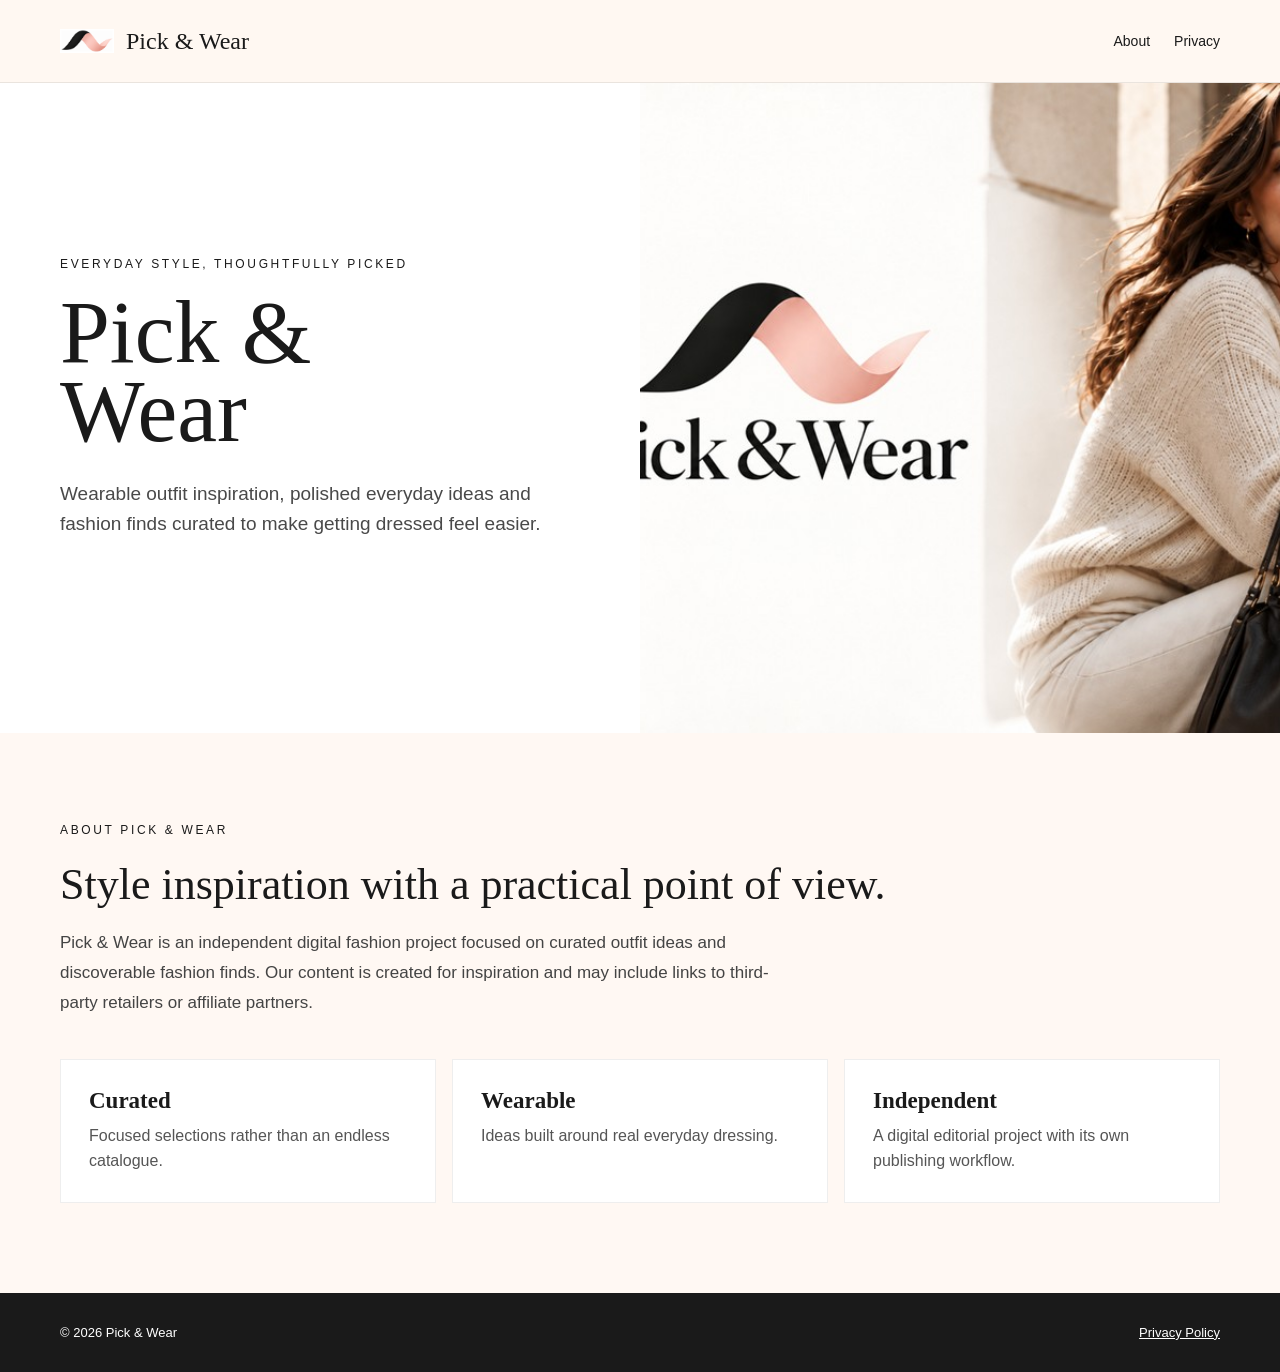
<file: index.html>
<!doctype html><html lang="en"><head><meta charset="utf-8"><meta name="viewport" content="width=device-width,initial-scale=1">
<title>Pick & Wear — Everyday Style Inspiration</title><meta name="description" content="Pick & Wear curates wearable outfit inspiration and fashion finds for everyday life.">
<link rel="stylesheet" href="style.css"><link rel="icon" href="assets/mark.png"></head><body>
<header><div class="wrap"><nav><a class="brand" href="./"><img src="assets/mark.png" alt=""><span>Pick & Wear</span></a>
<div class="links"><a href="#about">About</a><a href="privacy/">Privacy</a></div></nav></div></header>
<section class="hero"><div class="hero-copy"><div><div class="eyebrow">Everyday style, thoughtfully picked</div>
<h1>Pick &<br>Wear</h1><p class="lead">Wearable outfit inspiration, polished everyday ideas and fashion finds curated to make getting dressed feel easier.</p></div></div><div class="hero-img" role="img" aria-label="Pick & Wear fashion editorial"></div></section>
<section class="section" id="about"><div class="wrap"><div class="eyebrow">About Pick & Wear</div><h2>Style inspiration with a practical point of view.</h2>
<p>Pick & Wear is an independent digital fashion project focused on curated outfit ideas and discoverable fashion finds. Our content is created for inspiration and may include links to third-party retailers or affiliate partners.</p>
<div class="cards"><div class="card"><b>Curated</b><span>Focused selections rather than an endless catalogue.</span></div><div class="card"><b>Wearable</b><span>Ideas built around real everyday dressing.</span></div><div class="card"><b>Independent</b><span>A digital editorial project with its own publishing workflow.</span></div></div></div></section>
<footer><div class="wrap foot"><span>© 2026 Pick & Wear</span><a href="privacy/">Privacy Policy</a></div></footer></body></html>
</file>
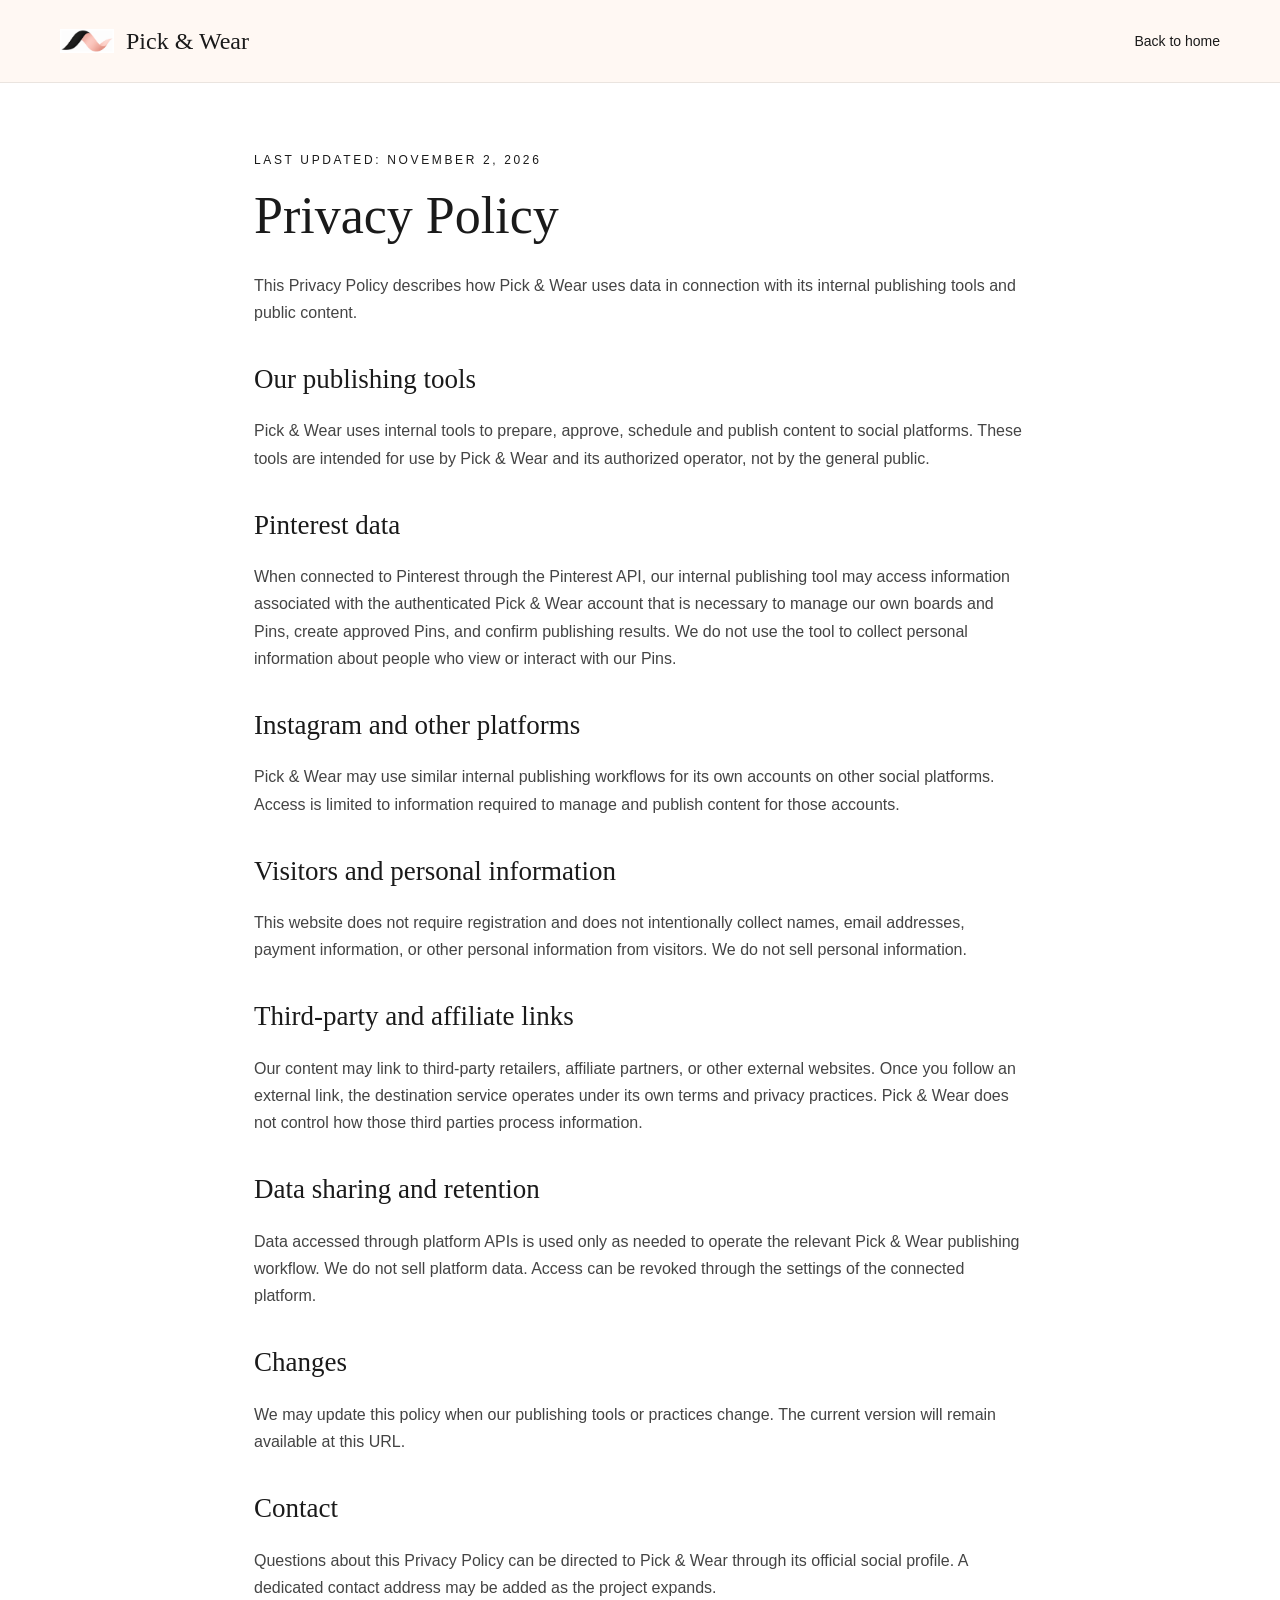
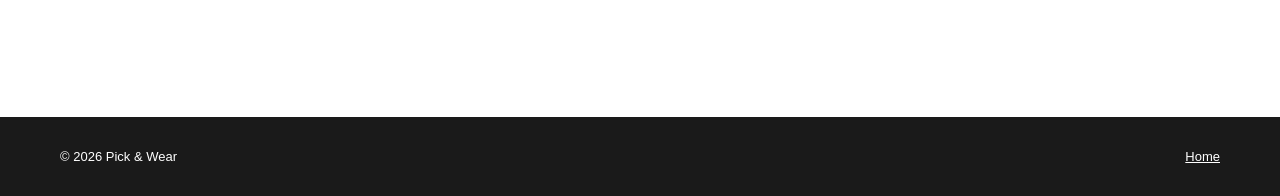
<file: privacy/index.html>
<!doctype html><html lang="en"><head><meta charset="utf-8"><meta name="viewport" content="width=device-width,initial-scale=1">
<title>Privacy Policy — Pick & Wear</title><link rel="stylesheet" href="../style.css"><link rel="icon" href="../assets/mark.png"></head><body class="policy">
<header><div class="wrap"><nav><a class="brand" href="../"><img src="../assets/mark.png" alt=""><span>Pick & Wear</span></a><a class="back" href="../">Back to home</a></nav></div></header>
<main><div class="eyebrow">Last updated: November 2, 2026</div><h1>Privacy Policy</h1>
<p>This Privacy Policy describes how Pick & Wear uses data in connection with its internal publishing tools and public content.</p>
<h2>Our publishing tools</h2><p>Pick & Wear uses internal tools to prepare, approve, schedule and publish content to social platforms. These tools are intended for use by Pick & Wear and its authorized operator, not by the general public.</p>
<h2>Pinterest data</h2><p>When connected to Pinterest through the Pinterest API, our internal publishing tool may access information associated with the authenticated Pick & Wear account that is necessary to manage our own boards and Pins, create approved Pins, and confirm publishing results. We do not use the tool to collect personal information about people who view or interact with our Pins.</p>
<h2>Instagram and other platforms</h2><p>Pick & Wear may use similar internal publishing workflows for its own accounts on other social platforms. Access is limited to information required to manage and publish content for those accounts.</p>
<h2>Visitors and personal information</h2><p>This website does not require registration and does not intentionally collect names, email addresses, payment information, or other personal information from visitors. We do not sell personal information.</p>
<h2>Third-party and affiliate links</h2><p>Our content may link to third-party retailers, affiliate partners, or other external websites. Once you follow an external link, the destination service operates under its own terms and privacy practices. Pick & Wear does not control how those third parties process information.</p>
<h2>Data sharing and retention</h2><p>Data accessed through platform APIs is used only as needed to operate the relevant Pick & Wear publishing workflow. We do not sell platform data. Access can be revoked through the settings of the connected platform.</p>
<h2>Changes</h2><p>We may update this policy when our publishing tools or practices change. The current version will remain available at this URL.</p>
<h2>Contact</h2><p>Questions about this Privacy Policy can be directed to Pick & Wear through its official social profile. A dedicated contact address may be added as the project expands.</p>
</main><footer><div class="wrap foot"><span>© 2026 Pick & Wear</span><a href="../">Home</a></div></footer></body></html>
</file>
<file: style.css>
:root{--ink:#1A1A1A;--blush:#F2C2B8;--ivory:#FFF8F3;--grey:#EAEAEA;--white:#fff}
*{box-sizing:border-box}html{scroll-behavior:smooth}body{margin:0;color:var(--ink);background:var(--ivory);font-family:Arial,Helvetica,sans-serif}
a{color:inherit}.wrap{width:min(1160px,calc(100% - 40px));margin:auto}
header{padding:22px 0;background:rgba(255,248,243,.96);border-bottom:1px solid rgba(26,26,26,.09)}
nav{display:flex;align-items:center;justify-content:space-between;gap:24px}.brand{display:flex;align-items:center;gap:12px;text-decoration:none;font-family:Georgia,serif;font-size:24px}
.brand img{width:54px;height:38px;object-fit:contain}.links{display:flex;gap:24px;font-size:14px}.links a{text-decoration:none}
.hero{display:grid;grid-template-columns:1fr 1fr;min-height:650px;background:#fff}
.hero-copy{display:flex;align-items:center}.hero-copy>div{max-width:550px;margin-left:max(40px,calc((100vw - 1160px)/2))}
.eyebrow{text-transform:uppercase;letter-spacing:.22em;font-size:12px;margin-bottom:22px}
h1{font-family:Georgia,'Times New Roman',serif;font-weight:400;font-size:clamp(56px,7vw,104px);line-height:.88;margin:0 0 28px}
.lead{font-size:19px;line-height:1.6;max-width:500px;color:#494949}
.hero-img{background:url('assets/hero.jpg') center/cover no-repeat;min-height:650px}
.section{padding:90px 0}.section h2{font-family:Georgia,serif;font-weight:400;font-size:44px;margin:0 0 18px}.section p{max-width:720px;font-size:17px;line-height:1.75;color:#444}
.cards{display:grid;grid-template-columns:repeat(3,1fr);gap:16px;margin-top:42px}.card{background:white;padding:28px;border:1px solid #eee}.card b{display:block;font-family:Georgia,serif;font-size:23px;margin-bottom:10px}.card span{line-height:1.55;color:#555}
footer{background:var(--ink);color:white;padding:32px 0}.foot{display:flex;justify-content:space-between;gap:20px;align-items:center;font-size:13px}.foot a{color:white}
.policy{background:#fff}.policy main{max-width:820px;margin:auto;padding:70px 24px 100px}.policy h1{font-size:52px;line-height:1.05}.policy h2{font-family:Georgia,serif;font-weight:400;font-size:27px;margin-top:38px}.policy p,.policy li{line-height:1.7;color:#444}.back{text-decoration:none;font-size:14px}
@media(max-width:800px){.hero{grid-template-columns:1fr}.hero-copy{padding:70px 24px}.hero-copy>div{margin:0}.hero-img{min-height:480px}.cards{grid-template-columns:1fr}.links{display:none}.section{padding:64px 0}.foot{align-items:flex-start;flex-direction:column}}
</file>
